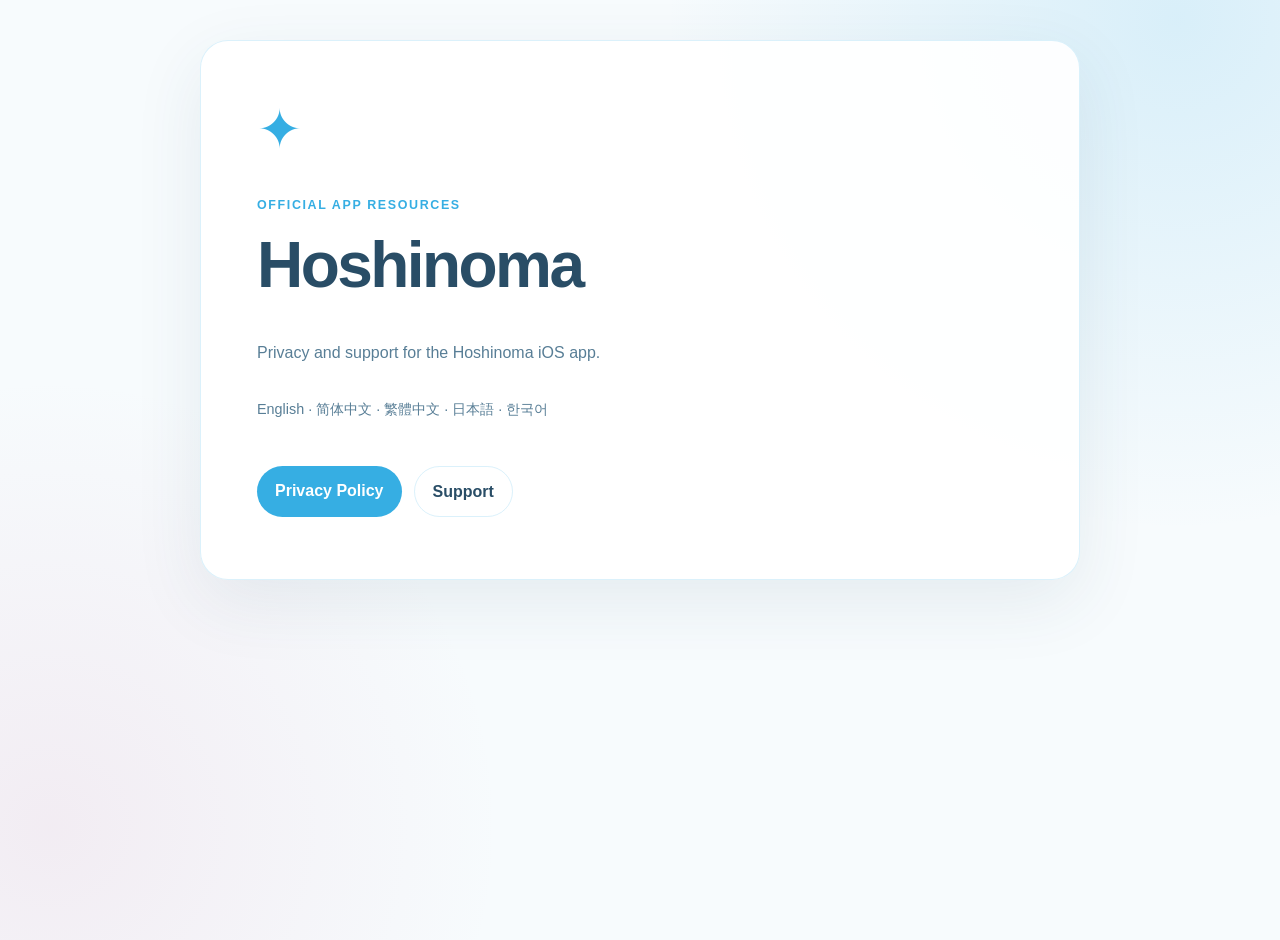
<file: index.html>
<!doctype html>
<html lang="en">
<head>
  <meta charset="utf-8">
  <meta name="viewport" content="width=device-width, initial-scale=1">
  <meta name="description" content="Official privacy and support pages for Hoshinoma">
  <title>Hoshinoma</title>
  <link rel="stylesheet" href="styles.css">
</head>
<body>
  <main class="home">
    <div class="hero-mark" aria-hidden="true">✦</div>
    <p class="eyebrow">Official app resources</p>
    <h1>Hoshinoma</h1>
    <p>Privacy and support for the Hoshinoma iOS app.</p>
    <p class="languages">English · 简体中文 · 繁體中文 · 日本語 · 한국어</p>
    <div class="actions">
      <a class="button" href="privacy-policy.html">Privacy Policy</a>
      <a class="button secondary" href="support.html">Support</a>
    </div>
  </main>
</body>
</html>
</file>
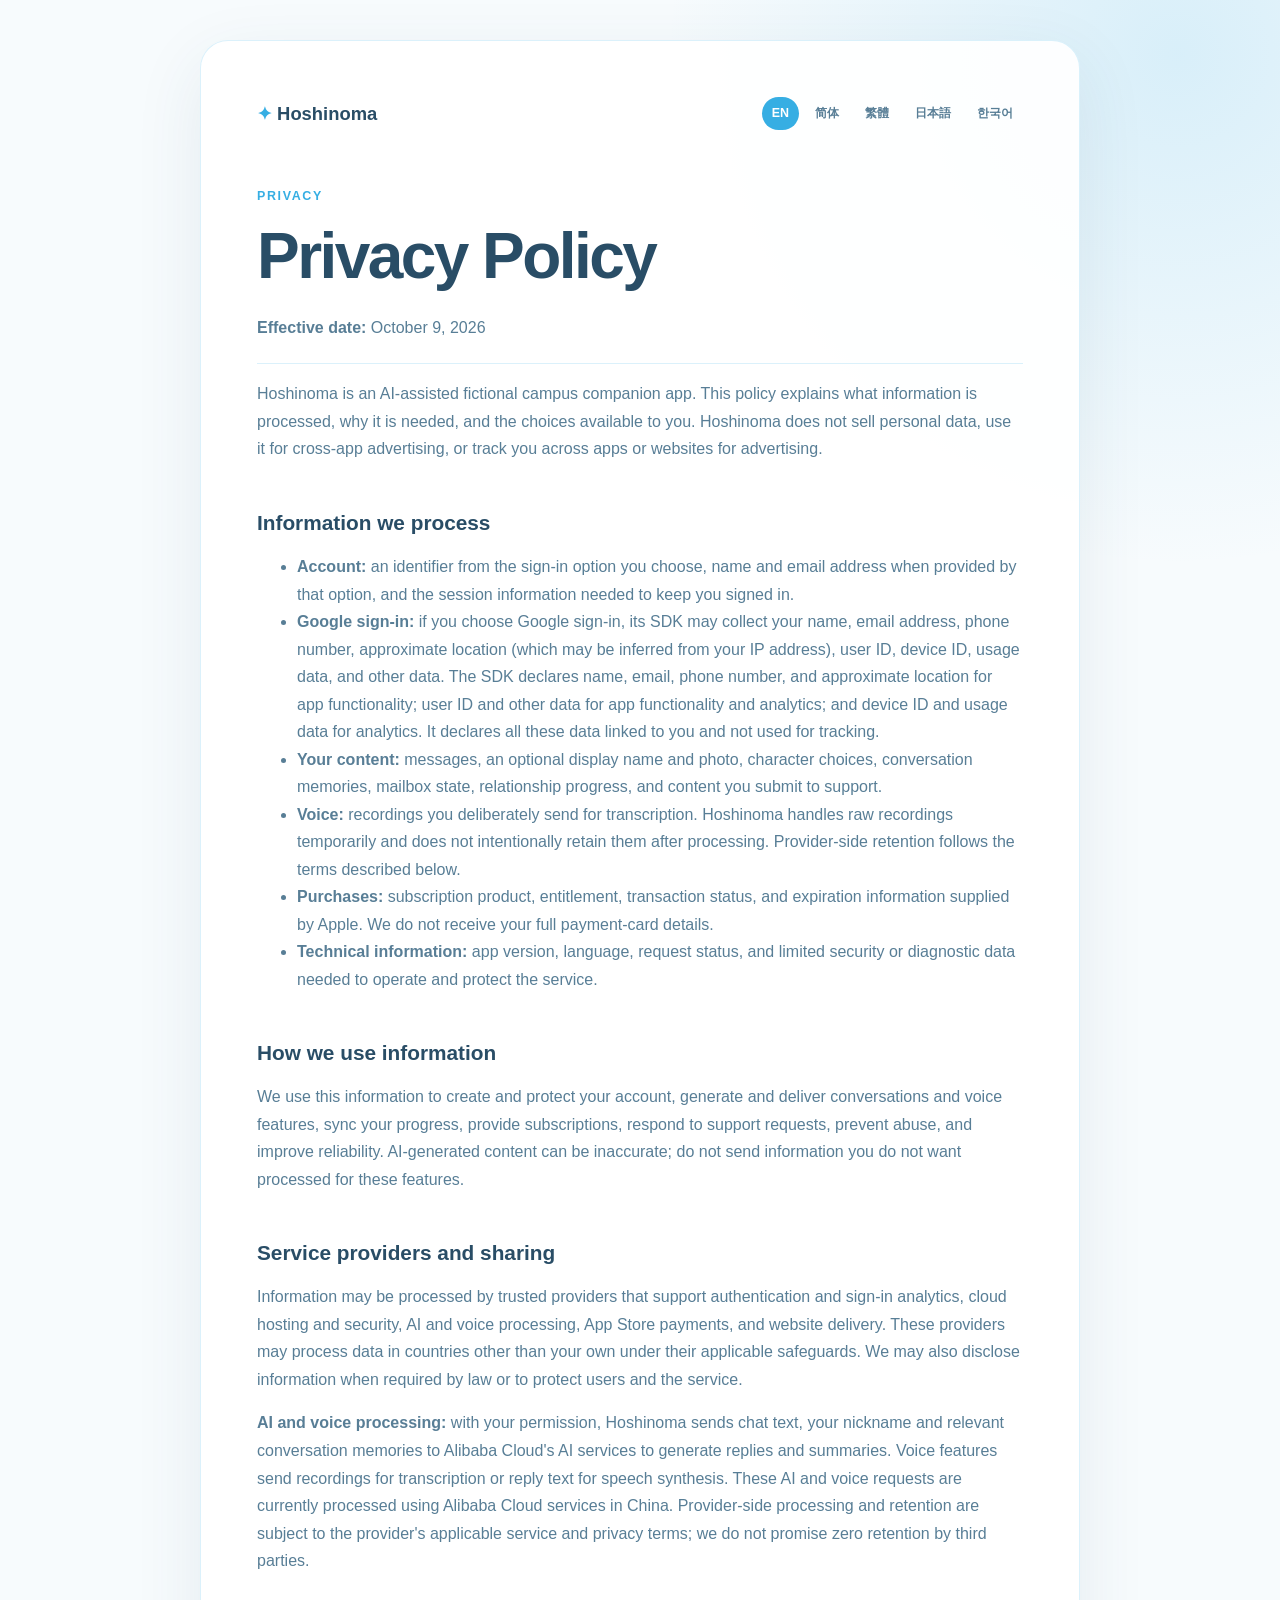
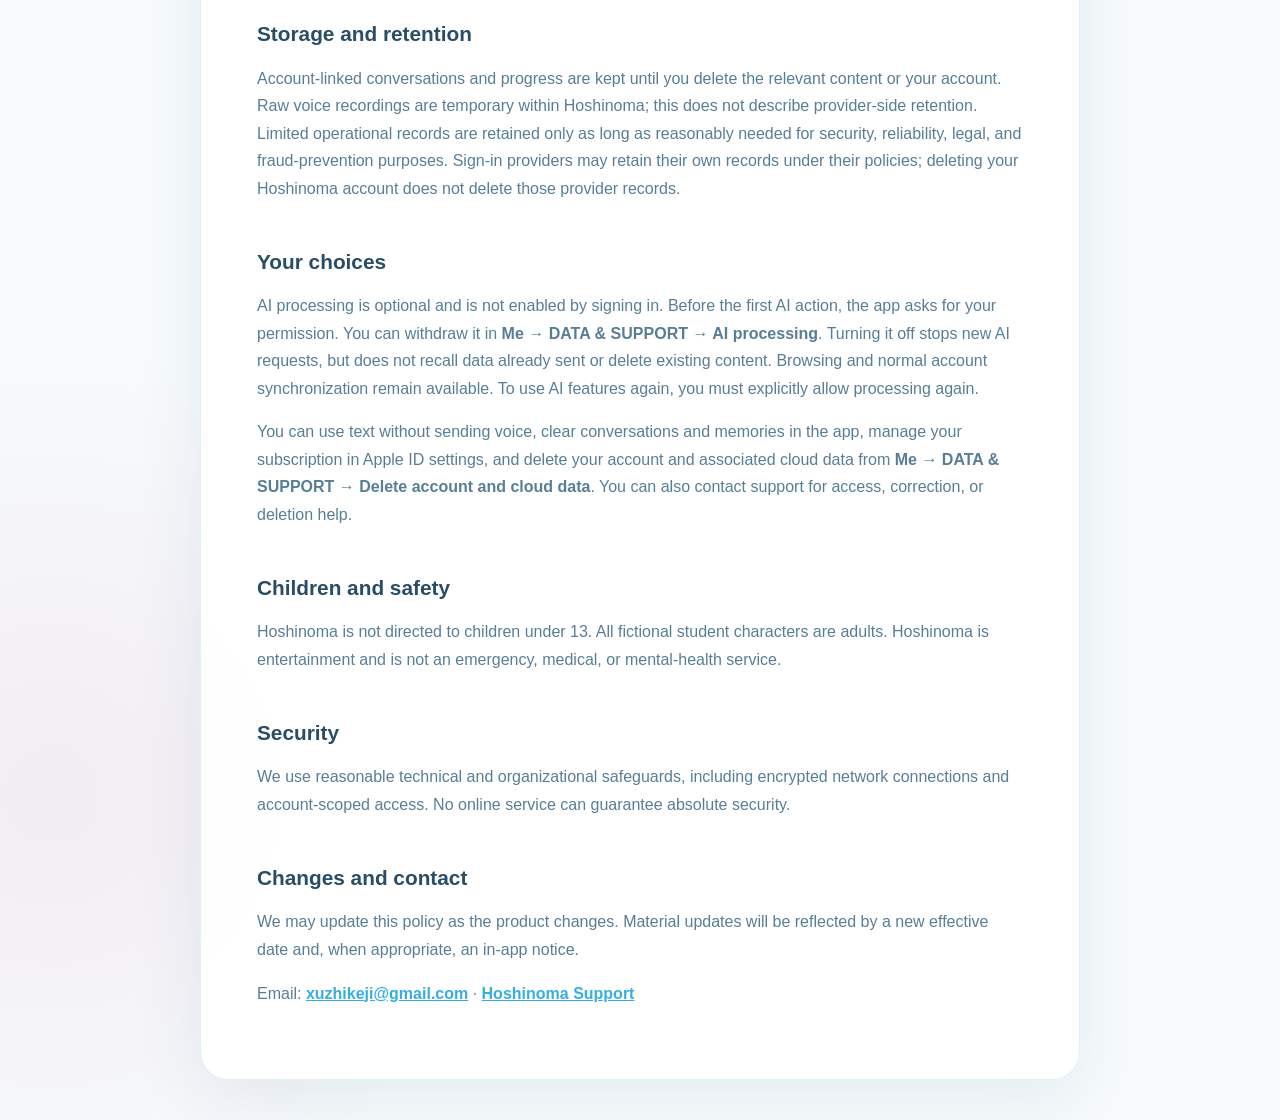
<file: privacy-policy.html>
<!doctype html>
<html lang="en">
<head>
  <meta charset="utf-8">
  <meta name="viewport" content="width=device-width, initial-scale=1">
  <meta name="description" content="Privacy Policy for the Hoshinoma iOS app">
  <title>Hoshinoma Privacy Policy</title>
  <link rel="stylesheet" href="styles.css">
  <script>document.documentElement.classList.add('js')</script>
</head>
<body>
<main>
  <header class="site-header">
    <a class="brand" href="index.html"><span aria-hidden="true">✦</span> Hoshinoma</a>
    <nav class="language-picker" aria-label="Language">
      <a href="#en" data-language="en">EN</a>
      <a href="#zh-Hans" data-language="zh-Hans">简体</a>
      <a href="#zh-Hant" data-language="zh-Hant">繁體</a>
      <a href="#ja" data-language="ja">日本語</a>
      <a href="#ko" data-language="ko">한국어</a>
    </nav>
  </header>

  <article id="en" class="locale-panel" lang="en">
    <p class="eyebrow">Privacy</p>
    <h1>Privacy Policy</h1>
    <p class="meta"><strong>Effective date:</strong> October 9, 2026</p>
    <p>Hoshinoma is an AI-assisted fictional campus companion app. This policy explains what information is processed, why it is needed, and the choices available to you. Hoshinoma does not sell personal data, use it for cross-app advertising, or track you across apps or websites for advertising.</p>
    <h2>Information we process</h2>
    <ul>
      <li><strong>Account:</strong> an identifier from the sign-in option you choose, name and email address when provided by that option, and the session information needed to keep you signed in.</li>
      <li><strong>Google sign-in:</strong> if you choose Google sign-in, its SDK may collect your name, email address, phone number, approximate location (which may be inferred from your IP address), user ID, device ID, usage data, and other data. The SDK declares name, email, phone number, and approximate location for app functionality; user ID and other data for app functionality and analytics; and device ID and usage data for analytics. It declares all these data linked to you and not used for tracking.</li>
      <li><strong>Your content:</strong> messages, an optional display name and photo, character choices, conversation memories, mailbox state, relationship progress, and content you submit to support.</li>
      <li><strong>Voice:</strong> recordings you deliberately send for transcription. Hoshinoma handles raw recordings temporarily and does not intentionally retain them after processing. Provider-side retention follows the terms described below.</li>
      <li><strong>Purchases:</strong> subscription product, entitlement, transaction status, and expiration information supplied by Apple. We do not receive your full payment-card details.</li>
      <li><strong>Technical information:</strong> app version, language, request status, and limited security or diagnostic data needed to operate and protect the service.</li>
    </ul>
    <h2>How we use information</h2>
    <p>We use this information to create and protect your account, generate and deliver conversations and voice features, sync your progress, provide subscriptions, respond to support requests, prevent abuse, and improve reliability. AI-generated content can be inaccurate; do not send information you do not want processed for these features.</p>
    <h2>Service providers and sharing</h2>
    <p>Information may be processed by trusted providers that support authentication and sign-in analytics, cloud hosting and security, AI and voice processing, App Store payments, and website delivery. These providers may process data in countries other than your own under their applicable safeguards. We may also disclose information when required by law or to protect users and the service.</p>
    <p><strong>AI and voice processing:</strong> with your permission, Hoshinoma sends chat text, your nickname and relevant conversation memories to Alibaba Cloud's AI services to generate replies and summaries. Voice features send recordings for transcription or reply text for speech synthesis. These AI and voice requests are currently processed using Alibaba Cloud services in China. Provider-side processing and retention are subject to the provider's applicable service and privacy terms; we do not promise zero retention by third parties.</p>
    <h2>Storage and retention</h2>
    <p>Account-linked conversations and progress are kept until you delete the relevant content or your account. Raw voice recordings are temporary within Hoshinoma; this does not describe provider-side retention. Limited operational records are retained only as long as reasonably needed for security, reliability, legal, and fraud-prevention purposes. Sign-in providers may retain their own records under their policies; deleting your Hoshinoma account does not delete those provider records.</p>
    <h2>Your choices</h2>
    <p>AI processing is optional and is not enabled by signing in. Before the first AI action, the app asks for your permission. You can withdraw it in <strong>Me → DATA &amp; SUPPORT → AI processing</strong>. Turning it off stops new AI requests, but does not recall data already sent or delete existing content. Browsing and normal account synchronization remain available. To use AI features again, you must explicitly allow processing again.</p>
    <p>You can use text without sending voice, clear conversations and memories in the app, manage your subscription in Apple ID settings, and delete your account and associated cloud data from <strong>Me → DATA &amp; SUPPORT → Delete account and cloud data</strong>. You can also contact support for access, correction, or deletion help.</p>
    <h2>Children and safety</h2>
    <p>Hoshinoma is not directed to children under 13. All fictional student characters are adults. Hoshinoma is entertainment and is not an emergency, medical, or mental-health service.</p>
    <h2>Security</h2>
    <p>We use reasonable technical and organizational safeguards, including encrypted network connections and account-scoped access. No online service can guarantee absolute security.</p>
    <h2>Changes and contact</h2>
    <p>We may update this policy as the product changes. Material updates will be reflected by a new effective date and, when appropriate, an in-app notice.</p>
    <p>Email: <a href="mailto:xuzhikeji@gmail.com">xuzhikeji@gmail.com</a> · <a href="support.html#en">Hoshinoma Support</a></p>
  </article>

  <article id="zh-Hans" class="locale-panel" lang="zh-Hans">
    <p class="eyebrow">隐私</p>
    <h1>隐私政策</h1>
    <p class="meta"><strong>生效日期：</strong>2026 年 10 月 9 日</p>
    <p>Hoshinoma 是一款使用 AI 的虚构校园陪伴应用。本政策说明我们处理哪些信息、为什么需要这些信息，以及你可以如何进行控制。Hoshinoma 不出售个人数据，不会将其用于跨 App 广告，也不会为了广告目的跨 App 或网站跟踪你。</p>
    <h2>我们处理的信息</h2>
    <ul>
      <li><strong>账号：</strong>你所选登录方式提供的账号标识、该方式提供的姓名和电子邮箱地址（如有），以及保持登录所需的会话信息。</li>
      <li><strong>Google 登录：</strong>如果你选择 Google 登录，其 SDK 可能收集你的姓名、电子邮箱地址、电话号码、粗略位置（可能根据 IP 地址推断）、用户 ID、设备 ID、使用数据及其他数据。该 SDK 声明：姓名、邮箱、电话号码和粗略位置用于 App 功能；用户 ID 和其他数据用于 App 功能及分析；设备 ID 和使用数据用于分析。上述数据均被标记为与你关联，不用于跟踪。</li>
      <li><strong>你提供的内容：</strong>消息、可选昵称与头像、角色选择、对话回忆、信箱状态、关系进度，以及你提交给支持团队的内容。</li>
      <li><strong>语音：</strong>你主动发送并用于转写的录音。Hoshinoma 仅临时处理原始录音，完成后不会主动保留；服务提供商的保存规则见下文。</li>
      <li><strong>购买：</strong>Apple 提供的订阅商品、权益、交易状态和到期信息。我们不会收到完整的银行卡资料。</li>
      <li><strong>技术信息：</strong>为运行和保护服务所需的 App 版本、语言、请求状态及有限的安全或诊断数据。</li>
    </ul>
    <h2>信息用途</h2>
    <p>这些信息用于创建和保护账号、生成并提供对话与语音功能、同步进度、提供订阅、回复支持请求、防止滥用及提高可靠性。AI 生成内容可能不准确；请勿发送不希望为这些功能处理的信息。</p>
    <h2>服务提供商与共享</h2>
    <p>信息可能由支持身份验证及登录分析、云端托管与安全、AI 与语音处理、App Store 付款及网站分发的可信服务提供商处理。这些服务提供商可能依据适用的保护措施在你所在国家或地区之外处理数据。法律要求或保护用户与服务时，我们也可能披露信息。</p>
    <p><strong>AI 与语音处理：</strong>在获得你的许可后，Hoshinoma 会将聊天文本、昵称和相关对话回忆发送给阿里云的 AI 服务，用于生成回复和摘要。语音功能会发送录音用于转写，或发送回复文本用于语音合成。目前这些 AI 与语音请求由阿里云在中国的服务处理。服务提供商的数据处理与保存受其适用的服务条款和隐私规则约束；我们不承诺第三方完全不保存数据。</p>
    <h2>保存期限</h2>
    <p>账号关联的对话与进度会保存至你删除相关内容或账号。Hoshinoma 仅临时处理原始录音，这不代表服务提供商的保存期限。有限的运行记录仅在安全、可靠性、法律与防欺诈所合理需要的期限内保存。登录服务提供商可能按其政策保留自己的记录；删除 Hoshinoma 账号不会删除这些提供商的记录。</p>
    <h2>你的选择</h2>
    <p>AI 数据处理是可选的，登录不会自动开启。首次使用 AI 功能前，App 会单独请求你的许可。你可以在<strong>我的 → 数据与支持 → AI 数据处理</strong>中撤回许可。关闭后会停止新的 AI 请求，但不会撤回已经发送的数据或删除已有内容；浏览与正常的账号同步仍可使用。再次使用 AI 功能时，需要重新明确允许处理。</p>
    <p>你可以只使用文字而不发送语音，可在 App 内清除对话和回忆，在 Apple ID 设置中管理订阅，也可以在<strong>我的 → 数据与支持 → 删除账号和云端数据</strong>中删除账号及相关云端数据。你还可以联系支持团队获取访问、更正或删除协助。</p>
    <h2>儿童与安全</h2>
    <p>Hoshinoma 不面向 13 岁以下儿童，所有虚构学生角色均为成年人。Hoshinoma 属于娱乐产品，不是紧急、医疗或心理健康服务。</p>
    <h2>安全措施</h2>
    <p>我们采取合理的技术与组织措施，包括加密网络连接和按账号隔离的访问控制。任何在线服务都无法保证绝对安全。</p>
    <h2>变更与联系</h2>
    <p>我们可能随产品变化更新本政策。重大更新会通过新的生效日期体现，并在适当情况下提供 App 内提示。</p>
    <p>邮箱：<a href="mailto:xuzhikeji@gmail.com">xuzhikeji@gmail.com</a> · <a href="support.html#zh-Hans">Hoshinoma 支持</a></p>
  </article>

  <article id="zh-Hant" class="locale-panel" lang="zh-Hant">
    <p class="eyebrow">隱私</p>
    <h1>隱私權政策</h1>
    <p class="meta"><strong>生效日期：</strong>2026 年 10 月 9 日</p>
    <p>Hoshinoma 是一款使用 AI 的虛構校園陪伴 App。本政策說明我們處理哪些資訊、為何需要這些資訊，以及你可如何控制。Hoshinoma 不會出售個人資料、不會將其用於跨 App 廣告，也不會為廣告目的跨 App 或網站追蹤你。</p>
    <h2>我們處理的資訊</h2>
    <ul>
      <li><strong>帳號：</strong>你所選登入方式提供的帳號識別碼、該方式提供的姓名與電子郵件地址（如有），以及維持登入所需的工作階段資訊。</li>
      <li><strong>Google 登入：</strong>如果你選擇 Google 登入，其 SDK 可能蒐集你的姓名、電子郵件地址、電話號碼、約略位置（可能由 IP 位址推算）、使用者 ID、裝置 ID、使用資料及其他資料。該 SDK 聲明：姓名、電郵、電話號碼與約略位置用於 App 功能；使用者 ID 與其他資料用於 App 功能及分析；裝置 ID 與使用資料用於分析。上述資料均標記為與你關聯，且不會用於追蹤。</li>
      <li><strong>你提供的內容：</strong>訊息、可選暱稱與頭像、角色選擇、對話記憶、信箱狀態、關係進度，以及你提交給支援團隊的內容。</li>
      <li><strong>語音：</strong>你主動傳送並用於轉錄的錄音。Hoshinoma 僅暫時處理原始錄音，完成後不會主動保留；供應商的保存規則見下文。</li>
      <li><strong>購買：</strong>Apple 提供的訂閱商品、權益、交易狀態與到期資訊。我們不會收到完整的信用卡資料。</li>
      <li><strong>技術資訊：</strong>為運作及保護服務所需的 App 版本、語言、請求狀態及有限的安全或診斷資料。</li>
    </ul>
    <h2>資訊用途</h2>
    <p>這些資訊用於建立及保護帳號、產生並提供對話與語音功能、同步進度、提供訂閱、回覆支援請求、防止濫用及提升可靠性。AI 產生內容可能不準確；請勿傳送不希望為這些功能處理的資訊。</p>
    <h2>服務供應商與分享</h2>
    <p>資訊可能由支援身分驗證及登入分析、雲端託管與安全、AI 與語音處理、App Store 付款及網站傳遞的可信服務供應商處理。這些供應商可能依適用的保障措施在你所在國家或地區之外處理資料。法律要求或為保護使用者與服務時，我們也可能披露資訊。</p>
    <p><strong>AI 與語音處理：</strong>取得你的許可後，Hoshinoma 會將聊天文字、暱稱與相關對話記憶傳送至阿里雲的 AI 服務，以產生回覆和摘要。語音功能會傳送錄音以進行轉錄，或傳送回覆文字以合成語音。目前這些 AI 與語音請求由阿里雲在中國的服務處理。供應商的資料處理與保存受其適用的服務條款和隱私規則約束；我們不承諾第三方完全不保存資料。</p>
    <h2>保存期限</h2>
    <p>帳號關聯的對話與進度會保存至你刪除相關內容或帳號。Hoshinoma 僅暫時處理原始錄音，這不代表供應商的保存期限。有限的運作記錄只會在安全、可靠性、法律與防詐所合理需要的期限內保存。登入服務供應商可能依其政策保留自己的記錄；刪除 Hoshinoma 帳號不會刪除這些供應商的記錄。</p>
    <h2>你的選擇</h2>
    <p>AI 資料處理是可選的，登入不會自動開啟。首次使用 AI 功能前，App 會另行請求你的許可。你可以在<strong>我的 → 資料與支援 → AI 資料處理</strong>中撤回許可。關閉後會停止新的 AI 請求，但不會撤回已傳送的資料或刪除既有內容；瀏覽與正常的帳號同步仍可使用。再次使用 AI 功能時，需要重新明確允許處理。</p>
    <p>你可以只使用文字而不傳送語音，可在 App 內清除對話與記憶，在 Apple ID 設定中管理訂閱，也可以在<strong>我的 → 資料與支援 → 刪除帳號和雲端資料</strong>中刪除帳號及相關雲端資料。你亦可聯絡支援團隊以取得存取、更正或刪除協助。</p>
    <h2>兒童與安全</h2>
    <p>Hoshinoma 不以 13 歲以下兒童為對象，所有虛構學生角色均為成年人。Hoshinoma 屬於娛樂產品，不是緊急、醫療或心理健康服務。</p>
    <h2>安全措施</h2>
    <p>我們採取合理的技術與組織措施，包括加密網路連線及依帳號隔離的存取控制。任何線上服務都無法保證絕對安全。</p>
    <h2>變更與聯絡</h2>
    <p>我們可能隨產品變化更新本政策。重大更新會以新的生效日期呈現，並在適當情況下提供 App 內通知。</p>
    <p>電子郵件：<a href="mailto:xuzhikeji@gmail.com">xuzhikeji@gmail.com</a> · <a href="support.html#zh-Hant">Hoshinoma 支援</a></p>
  </article>

  <article id="ja" class="locale-panel" lang="ja">
    <p class="eyebrow">プライバシー</p>
    <h1>プライバシーポリシー</h1>
    <p class="meta"><strong>施行日：</strong>2026年10月9日</p>
    <p>Hoshinoma は、AI を活用した架空のキャンパス・コンパニオンアプリです。本ポリシーでは、処理する情報、その目的、および利用者が選択できる管理方法について説明します。Hoshinoma は個人データを販売せず、アプリをまたぐ広告に使用せず、広告目的でアプリやウェブサイトをまたいで追跡しません。</p>
    <h2>処理する情報</h2>
    <ul>
      <li><strong>アカウント：</strong>選択したサインイン方法から提供される識別子、提供される場合の氏名とメールアドレス、およびログイン状態の維持に必要なセッション情報。</li>
      <li><strong>Google ログイン：</strong>Google ログインを選んだ場合、その SDK は氏名、メールアドレス、電話番号、おおよその位置情報（IP アドレスから推定される場合があります）、ユーザー ID、デバイス ID、利用データ、その他のデータを収集する場合があります。SDK のプライバシーマニフェストでは、氏名、メールアドレス、電話番号、おおよその位置情報はアプリの機能、ユーザー ID とその他のデータはアプリの機能および分析、デバイス ID と利用データは分析のためと申告されています。これらはすべて利用者に紐づくデータとして申告され、トラッキングには使用されません。</li>
      <li><strong>提供されたコンテンツ：</strong>メッセージ、任意の表示名と写真、キャラクターの選択、会話の記憶、メールボックスの状態、関係の進行状況、サポートへ送信した内容。</li>
      <li><strong>音声：</strong>文字起こしのために利用者が明示的に送信した録音。Hoshinoma は元の録音を一時的に処理し、処理後に意図的に保持しません。提供者側の保存には、後述の規則が適用されます。</li>
      <li><strong>購入：</strong>Apple から提供されるサブスクリプション商品、利用権、取引状態、有効期限。カード番号全体を受け取ることはありません。</li>
      <li><strong>技術情報：</strong>サービスの運用と保護に必要なアプリのバージョン、言語、リクエスト状態、および限定的なセキュリティ・診断情報。</li>
    </ul>
    <h2>利用目的</h2>
    <p>アカウントの作成と保護、会話・音声機能の生成と提供、進行状況の同期、サブスクリプションの提供、サポート対応、不正利用の防止、信頼性の向上に使用します。AI が生成する内容は正確でない場合があります。これらの機能で処理されたくない情報は送信しないでください。</p>
    <h2>サービス提供者と共有</h2>
    <p>認証とログインに関する分析、クラウド運用とセキュリティ、AI・音声処理、App Store 決済、ウェブサイト配信を支える信頼できるサービス提供者が情報を処理することがあります。適用される保護措置のもと、居住国以外で処理される場合があります。また、法令上必要な場合、または利用者とサービスを保護するために情報を開示することがあります。</p>
    <p><strong>AI・音声処理：</strong>許可を得たうえで、Hoshinoma は会話のテキスト、ニックネーム、関連する会話の記憶を Alibaba Cloud の AI サービスへ送信し、返信と要約を生成します。音声機能では、文字起こしのために録音を、音声合成のために返信テキストを送信します。これらの AI・音声リクエストは、現在中国の Alibaba Cloud サービスで処理されます。提供者側の処理と保存には、その提供者の適用される利用規約とプライバシー規則が適用されます。第三者によるデータの保存が一切ないことは保証しません。</p>
    <h2>保存期間</h2>
    <p>アカウントに紐づく会話と進行状況は、該当コンテンツまたはアカウントを削除するまで保存されます。Hoshinoma 内での元の録音の処理は一時的ですが、これは提供者側の保存期間を示すものではありません。限定的な運用記録は、セキュリティ、信頼性、法令対応、不正防止に合理的に必要な期間のみ保持されます。ログインサービス提供者はそれぞれのポリシーに従って記録を保持する場合があり、Hoshinoma のアカウントを削除しても提供者側の記録は削除されません。</p>
    <h2>選択と管理</h2>
    <p>AI データ処理は任意であり、ログインだけでは有効になりません。最初の AI 操作の前に、アプリが個別に許可を求めます。<strong>マイページ → データとサポート → AI データ処理</strong>で許可を撤回できます。オフにすると新しい AI リクエストは停止しますが、送信済みデータの取り消しや既存コンテンツの削除は行われません。閲覧と通常のアカウント同期は引き続き利用できます。AI 機能を再び利用するには、改めて明示的に許可してください。</p>
    <p>音声を送らずテキストのみを利用したり、アプリ内で会話や記憶を削除したりできます。サブスクリプションは Apple ID の設定で管理でき、<strong>マイページ → データとサポート → アカウントとクラウドデータを削除</strong>からアカウントと関連クラウドデータを削除できます。アクセス、訂正、削除のサポートはお問い合わせください。</p>
    <h2>子どもと安全</h2>
    <p>Hoshinoma は13歳未満の子どもを対象としていません。架空の学生キャラクターは全員成人です。本アプリは娯楽であり、緊急、医療、メンタルヘルスのサービスではありません。</p>
    <h2>セキュリティ</h2>
    <p>暗号化された通信やアカウント単位のアクセス制御など、合理的な技術的・組織的対策を講じています。ただし、オンラインサービスの完全な安全性を保証することはできません。</p>
    <h2>変更とお問い合わせ</h2>
    <p>製品の変更に伴い、本ポリシーを更新する場合があります。重要な更新は新しい施行日で示し、必要に応じてアプリ内でお知らせします。</p>
    <p>メール：<a href="mailto:xuzhikeji@gmail.com">xuzhikeji@gmail.com</a> · <a href="support.html#ja">Hoshinoma サポート</a></p>
  </article>

  <article id="ko" class="locale-panel" lang="ko">
    <p class="eyebrow">개인정보</p>
    <h1>개인정보 처리방침</h1>
    <p class="meta"><strong>시행일:</strong> 2026년 10월 9일</p>
    <p>Hoshinoma는 AI를 활용한 가상의 캠퍼스 컴패니언 앱입니다. 이 방침은 처리하는 정보, 처리 목적, 이용자가 선택할 수 있는 관리 방법을 설명합니다. Hoshinoma는 개인정보를 판매하거나 앱 간 광고에 사용하지 않으며, 광고 목적으로 앱이나 웹사이트 전반에서 이용자를 추적하지 않습니다.</p>
    <h2>처리하는 정보</h2>
    <ul>
      <li><strong>계정:</strong> 선택한 로그인 방식에서 제공되는 계정 식별자, 해당 방식에서 제공되는 경우 이름과 이메일 주소, 로그인 유지에 필요한 세션 정보.</li>
      <li><strong>Google 로그인:</strong> Google 로그인을 선택하면 해당 SDK가 이름, 이메일 주소, 전화번호, 대략적인 위치(IP 주소로 추정될 수 있음), 사용자 ID, 기기 ID, 사용 데이터 및 기타 데이터를 수집할 수 있습니다. SDK의 개인정보 보호 매니페스트에는 이름, 이메일 주소, 전화번호 및 대략적인 위치가 앱 기능에, 사용자 ID 및 기타 데이터가 앱 기능과 분석에, 기기 ID 및 사용 데이터가 분석에 사용된다고 명시되어 있습니다. 이 데이터는 모두 이용자와 연결되며 추적에는 사용되지 않는다고 명시되어 있습니다.</li>
      <li><strong>사용자 콘텐츠:</strong> 메시지, 선택적 표시 이름과 사진, 캐릭터 선택, 대화 기억, 우편함 상태, 관계 진행 상황, 고객지원에 보낸 내용.</li>
      <li><strong>음성:</strong> 사용자가 직접 전송한 음성 인식용 녹음. Hoshinoma는 원본 녹음을 일시적으로 처리하며 처리 후 의도적으로 보관하지 않습니다. 제공업체의 보관에는 아래에 설명된 규칙이 적용됩니다.</li>
      <li><strong>구매:</strong> Apple이 제공하는 구독 상품, 이용 권한, 거래 상태, 만료 정보. 전체 결제 카드 정보는 제공받지 않습니다.</li>
      <li><strong>기술 정보:</strong> 서비스 운영과 보호에 필요한 앱 버전, 언어, 요청 상태 및 제한적인 보안·진단 정보.</li>
    </ul>
    <h2>정보 이용 목적</h2>
    <p>계정 생성과 보호, 대화 및 음성 기능 제공, 진행 상황 동기화, 구독 제공, 고객지원 응답, 악용 방지, 안정성 개선을 위해 정보를 사용합니다. AI 생성 내용은 부정확할 수 있으므로 이러한 기능에서 처리되기를 원하지 않는 정보는 보내지 마세요.</p>
    <h2>서비스 제공업체 및 공유</h2>
    <p>인증 및 로그인 관련 분석, 클라우드 운영과 보안, AI 및 음성 처리, App Store 결제, 웹사이트 전송을 지원하는 신뢰할 수 있는 서비스 제공업체가 정보를 처리할 수 있습니다. 관련 보호조치에 따라 거주 국가 외에서 데이터가 처리될 수 있습니다. 법률상 요구되거나 이용자와 서비스를 보호하기 위해 정보를 공개할 수도 있습니다.</p>
    <p><strong>AI 및 음성 처리:</strong> 이용자의 허가를 받은 후 Hoshinoma는 답변과 요약을 생성하기 위해 채팅 텍스트, 닉네임 및 관련 대화 기억을 Alibaba Cloud의 AI 서비스로 전송합니다. 음성 기능은 음성 인식을 위해 녹음을, 음성 합성을 위해 답변 텍스트를 전송합니다. 이러한 AI 및 음성 요청은 현재 중국의 Alibaba Cloud 서비스에서 처리됩니다. 제공업체의 처리와 보관에는 해당 서비스 약관 및 개인정보 규칙이 적용되며, 제3자가 데이터를 전혀 보관하지 않는다고 보장하지 않습니다.</p>
    <h2>보관 기간</h2>
    <p>계정에 연결된 대화와 진행 상황은 관련 콘텐츠나 계정을 삭제할 때까지 보관됩니다. Hoshinoma 내부의 원본 녹음 처리는 일시적이며, 이는 제공업체의 보관 기간을 의미하지 않습니다. 제한적인 운영 기록은 보안, 안정성, 법적 의무, 사기 방지에 합리적으로 필요한 기간만 보관합니다. 로그인 서비스 제공업체는 자체 방침에 따라 기록을 보관할 수 있으며, Hoshinoma 계정을 삭제해도 해당 업체의 기록은 삭제되지 않습니다.</p>
    <h2>이용자의 선택</h2>
    <p>AI 데이터 처리는 선택 사항이며 로그인만으로 활성화되지 않습니다. 첫 AI 작업 전에 앱이 별도로 허가를 요청합니다. <strong>나 → 데이터 및 지원 → AI 데이터 처리</strong>에서 허가를 철회할 수 있습니다. 끄면 새로운 AI 요청이 중단되지만 이미 전송된 데이터를 회수하거나 기존 콘텐츠를 삭제하지는 않습니다. 콘텐츠 열람과 일반적인 계정 동기화는 계속 사용할 수 있습니다. AI 기능을 다시 사용하려면 명시적으로 다시 허가해야 합니다.</p>
    <p>음성을 보내지 않고 텍스트만 사용할 수 있으며 앱에서 대화와 기억을 지울 수 있습니다. Apple ID 설정에서 구독을 관리하고, <strong>나 → 데이터 및 지원 → 계정 및 클라우드 데이터 삭제</strong>에서 계정과 관련 클라우드 데이터를 삭제할 수 있습니다. 열람, 정정 또는 삭제에 도움이 필요하면 고객지원에 문의하세요.</p>
    <h2>아동 및 안전</h2>
    <p>Hoshinoma는 만 13세 미만 아동을 대상으로 하지 않으며 모든 가상 학생 캐릭터는 성인입니다. Hoshinoma는 엔터테인먼트이며 응급, 의료 또는 정신건강 서비스가 아닙니다.</p>
    <h2>보안</h2>
    <p>암호화된 네트워크 연결과 계정별 접근 제어를 포함한 합리적인 기술적·관리적 보호조치를 사용합니다. 어떠한 온라인 서비스도 절대적인 보안을 보장할 수 없습니다.</p>
    <h2>변경 및 문의</h2>
    <p>제품 변경에 따라 이 방침을 업데이트할 수 있습니다. 중요한 변경은 새로운 시행일에 반영하고 필요한 경우 앱 내에서 안내합니다.</p>
    <p>이메일: <a href="mailto:xuzhikeji@gmail.com">xuzhikeji@gmail.com</a> · <a href="support.html#ko">Hoshinoma 고객지원</a></p>
  </article>
</main>
<script src="language.js"></script>
</body>
</html>
</file>
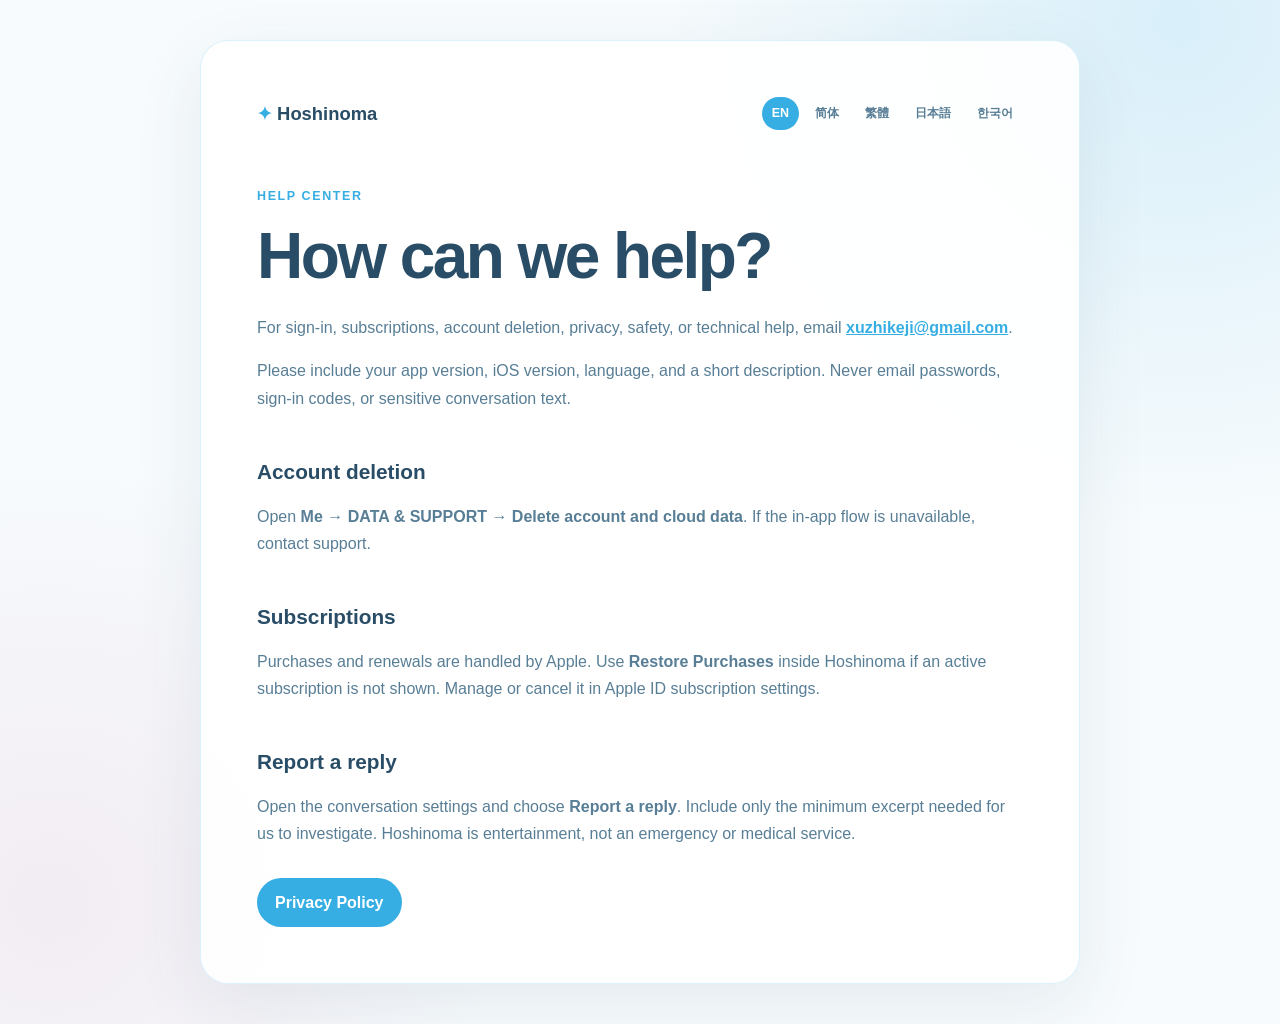
<file: support.html>
<!doctype html>
<html lang="en">
<head>
  <meta charset="utf-8">
  <meta name="viewport" content="width=device-width, initial-scale=1">
  <meta name="description" content="Support for the Hoshinoma iOS app">
  <title>Hoshinoma Support</title>
  <link rel="stylesheet" href="styles.css">
  <script>document.documentElement.classList.add('js')</script>
</head>
<body>
<main>
  <header class="site-header">
    <a class="brand" href="index.html"><span aria-hidden="true">✦</span> Hoshinoma</a>
    <nav class="language-picker" aria-label="Language">
      <a href="#en" data-language="en">EN</a>
      <a href="#zh-Hans" data-language="zh-Hans">简体</a>
      <a href="#zh-Hant" data-language="zh-Hant">繁體</a>
      <a href="#ja" data-language="ja">日本語</a>
      <a href="#ko" data-language="ko">한국어</a>
    </nav>
  </header>

  <article id="en" class="locale-panel" lang="en">
    <p class="eyebrow">Help center</p>
    <h1>How can we help?</h1>
    <p>For sign-in, subscriptions, account deletion, privacy, safety, or technical help, email <a href="mailto:xuzhikeji@gmail.com">xuzhikeji@gmail.com</a>.</p>
    <p>Please include your app version, iOS version, language, and a short description. Never email passwords, sign-in codes, or sensitive conversation text.</p>
    <h2>Account deletion</h2>
    <p>Open <strong>Me → DATA &amp; SUPPORT → Delete account and cloud data</strong>. If the in-app flow is unavailable, contact support.</p>
    <h2>Subscriptions</h2>
    <p>Purchases and renewals are handled by Apple. Use <strong>Restore Purchases</strong> inside Hoshinoma if an active subscription is not shown. Manage or cancel it in Apple ID subscription settings.</p>
    <h2>Report a reply</h2>
    <p>Open the conversation settings and choose <strong>Report a reply</strong>. Include only the minimum excerpt needed for us to investigate. Hoshinoma is entertainment, not an emergency or medical service.</p>
    <div class="actions"><a class="button" href="privacy-policy.html#en">Privacy Policy</a></div>
  </article>

  <article id="zh-Hans" class="locale-panel" lang="zh-Hans">
    <p class="eyebrow">帮助中心</p>
    <h1>需要什么帮助？</h1>
    <p>登录、订阅、账号删除、隐私、安全或技术问题，请发送邮件至 <a href="mailto:xuzhikeji@gmail.com">xuzhikeji@gmail.com</a>。</p>
    <p>请附上 App 版本、iOS 版本、使用语言和简短的问题说明。请勿发送密码、登录验证码或敏感聊天正文。</p>
    <h2>删除账号</h2>
    <p>打开<strong>我的 → 数据与支持 → 删除账号和云端数据</strong>。如果 App 内流程不可用，请联系支持。</p>
    <h2>订阅</h2>
    <p>购买与续订由 Apple 处理。如果有效订阅没有显示，请在 Hoshinoma 内使用<strong>恢复购买</strong>。管理或取消订阅请前往 Apple ID 订阅设置。</p>
    <h2>举报回复</h2>
    <p>打开对话设置并选择<strong>举报回复</strong>。请只提供调查所需的最少片段。Hoshinoma 属于娱乐产品，不是紧急或医疗服务。</p>
    <div class="actions"><a class="button" href="privacy-policy.html#zh-Hans">隐私政策</a></div>
  </article>

  <article id="zh-Hant" class="locale-panel" lang="zh-Hant">
    <p class="eyebrow">支援中心</p>
    <h1>需要什麼協助？</h1>
    <p>登入、訂閱、帳號刪除、隱私、安全或技術問題，請寄信至 <a href="mailto:xuzhikeji@gmail.com">xuzhikeji@gmail.com</a>。</p>
    <p>請附上 App 版本、iOS 版本、使用語言及簡短的問題說明。請勿傳送密碼、登入驗證碼或敏感對話內容。</p>
    <h2>刪除帳號</h2>
    <p>開啟<strong>我的 → 資料與支援 → 刪除帳號和雲端資料</strong>。如果 App 內流程無法使用，請聯絡支援。</p>
    <h2>訂閱</h2>
    <p>購買與續訂由 Apple 處理。如果有效訂閱未顯示，請在 Hoshinoma 內使用<strong>恢復購買</strong>。管理或取消訂閱請前往 Apple ID 訂閱設定。</p>
    <h2>檢舉回覆</h2>
    <p>開啟對話設定並選擇<strong>檢舉回覆</strong>。請只提供調查所需的最少片段。Hoshinoma 屬於娛樂產品，不是緊急或醫療服務。</p>
    <div class="actions"><a class="button" href="privacy-policy.html#zh-Hant">隱私權政策</a></div>
  </article>

  <article id="ja" class="locale-panel" lang="ja">
    <p class="eyebrow">ヘルプセンター</p>
    <h1>お困りですか？</h1>
    <p>サインイン、サブスクリプション、アカウント削除、プライバシー、安全性、技術的な問題は <a href="mailto:xuzhikeji@gmail.com">xuzhikeji@gmail.com</a> までお問い合わせください。</p>
    <p>アプリと iOS のバージョン、使用言語、問題の簡単な説明をお知らせください。パスワード、サインインコード、機密性の高い会話内容は送らないでください。</p>
    <h2>アカウントの削除</h2>
    <p><strong>マイページ → データとサポート → アカウントとクラウドデータを削除</strong>を開きます。アプリ内で操作できない場合はサポートへご連絡ください。</p>
    <h2>サブスクリプション</h2>
    <p>購入と更新は Apple が処理します。有効なサブスクリプションが表示されない場合は、Hoshinoma 内の<strong>購入を復元</strong>をお試しください。管理または解約は Apple ID のサブスクリプション設定から行えます。</p>
    <h2>返信を報告</h2>
    <p>会話設定から<strong>返信を報告</strong>を選択してください。調査に必要な最小限の引用のみを含めてください。Hoshinoma は娯楽であり、緊急・医療サービスではありません。</p>
    <div class="actions"><a class="button" href="privacy-policy.html#ja">プライバシーポリシー</a></div>
  </article>

  <article id="ko" class="locale-panel" lang="ko">
    <p class="eyebrow">고객지원</p>
    <h1>무엇을 도와드릴까요?</h1>
    <p>로그인, 구독, 계정 삭제, 개인정보, 안전 또는 기술 문제는 <a href="mailto:xuzhikeji@gmail.com">xuzhikeji@gmail.com</a>으로 문의해 주세요.</p>
    <p>앱 버전, iOS 버전, 사용 언어와 문제에 대한 짧은 설명을 포함해 주세요. 비밀번호, 로그인 코드 또는 민감한 대화 내용은 보내지 마세요.</p>
    <h2>계정 삭제</h2>
    <p><strong>나 → 데이터 및 지원 → 계정 및 클라우드 데이터 삭제</strong>를 여세요. 앱에서 사용할 수 없는 경우 고객지원에 문의하세요.</p>
    <h2>구독</h2>
    <p>구매 및 갱신은 Apple에서 처리합니다. 활성 구독이 표시되지 않으면 Hoshinoma에서 <strong>구매 복원</strong>을 사용하세요. 관리 또는 취소는 Apple ID 구독 설정에서 할 수 있습니다.</p>
    <h2>답장 신고</h2>
    <p>대화 설정에서 <strong>답장 신고</strong>를 선택하세요. 조사에 필요한 최소한의 내용만 포함해 주세요. Hoshinoma는 엔터테인먼트이며 응급 또는 의료 서비스가 아닙니다.</p>
    <div class="actions"><a class="button" href="privacy-policy.html#ko">개인정보 처리방침</a></div>
  </article>
</main>
<script src="language.js"></script>
</body>
</html>
</file>
<file: styles.css>
:root {
  color-scheme: light dark;
  --bg: #f7fbfd;
  --surface: rgba(255, 255, 255, 0.92);
  --ink: #294d66;
  --soft: #587e96;
  --accent: #36aee3;
  --line: rgba(77, 183, 232, 0.2);
}

* { box-sizing: border-box; }

body {
  margin: 0;
  min-height: 100vh;
  background:
    radial-gradient(circle at 92% 2%, rgba(77, 183, 232, 0.18), transparent 32rem),
    radial-gradient(circle at 4% 88%, rgba(208, 137, 174, 0.13), transparent 28rem),
    var(--bg);
  color: var(--ink);
  font: 16px/1.72 -apple-system, BlinkMacSystemFont, "Segoe UI", sans-serif;
}

main {
  width: min(880px, calc(100% - 32px));
  margin: 40px auto;
  padding: clamp(24px, 6vw, 56px);
  background: var(--surface);
  border: 1px solid var(--line);
  border-radius: 28px;
  box-shadow: 0 22px 70px rgba(41, 77, 102, 0.09);
}

.site-header {
  display: flex;
  align-items: center;
  justify-content: space-between;
  gap: 20px;
  margin-bottom: 56px;
}

.brand {
  color: var(--ink);
  font-size: 1.15rem;
  font-weight: 780;
  text-decoration: none;
}

.brand span, .hero-mark, .eyebrow { color: var(--accent); }

.language-picker {
  display: flex;
  flex-wrap: wrap;
  justify-content: flex-end;
  gap: 6px;
}

.language-picker a {
  padding: 6px 10px;
  border-radius: 999px;
  color: var(--soft);
  font-size: 0.78rem;
  font-weight: 700;
  text-decoration: none;
}

.language-picker a:hover,
.language-picker a.active {
  color: white;
  background: var(--accent);
}

.js .locale-panel { display: none; }
.js .locale-panel.active { display: block; }

h1, h2 { line-height: 1.25; }
h1 { margin: 0 0 18px; font-size: clamp(2.25rem, 7vw, 4rem); letter-spacing: -0.04em; }
h2 { margin-top: 2.25em; font-size: 1.3rem; }
p, li { color: var(--soft); }
a { color: var(--accent); font-weight: 650; }
.eyebrow { margin-bottom: 8px; font-size: 0.78rem; font-weight: 800; letter-spacing: 0.13em; text-transform: uppercase; }
.meta { padding-bottom: 22px; border-bottom: 1px solid var(--line); }
.actions { display: flex; flex-wrap: wrap; gap: 12px; margin-top: 30px; }
.button { padding: 11px 18px; border-radius: 999px; background: var(--accent); color: white; text-decoration: none; }
.button.secondary { color: var(--ink); background: transparent; border: 1px solid var(--line); }
.home { min-height: 540px; display: flex; flex-direction: column; justify-content: center; align-items: flex-start; }
.hero-mark { font-size: 3.4rem; line-height: 1; margin-bottom: 26px; }
.languages { font-size: 0.9rem; }

@media (max-width: 680px) {
  main { margin: 16px auto; border-radius: 22px; }
  .site-header { align-items: flex-start; flex-direction: column; margin-bottom: 40px; }
  .language-picker { justify-content: flex-start; }
}

@media (prefers-color-scheme: dark) {
  :root { --bg: #0e1b26; --surface: rgba(22, 42, 56, 0.94); --ink: #eaf4f8; --soft: #a9c0cc; --line: rgba(155, 205, 226, 0.2); }
  body { background: radial-gradient(circle at 92% 2%, rgba(77, 183, 232, 0.13), transparent 32rem), var(--bg); }
}
</file>
